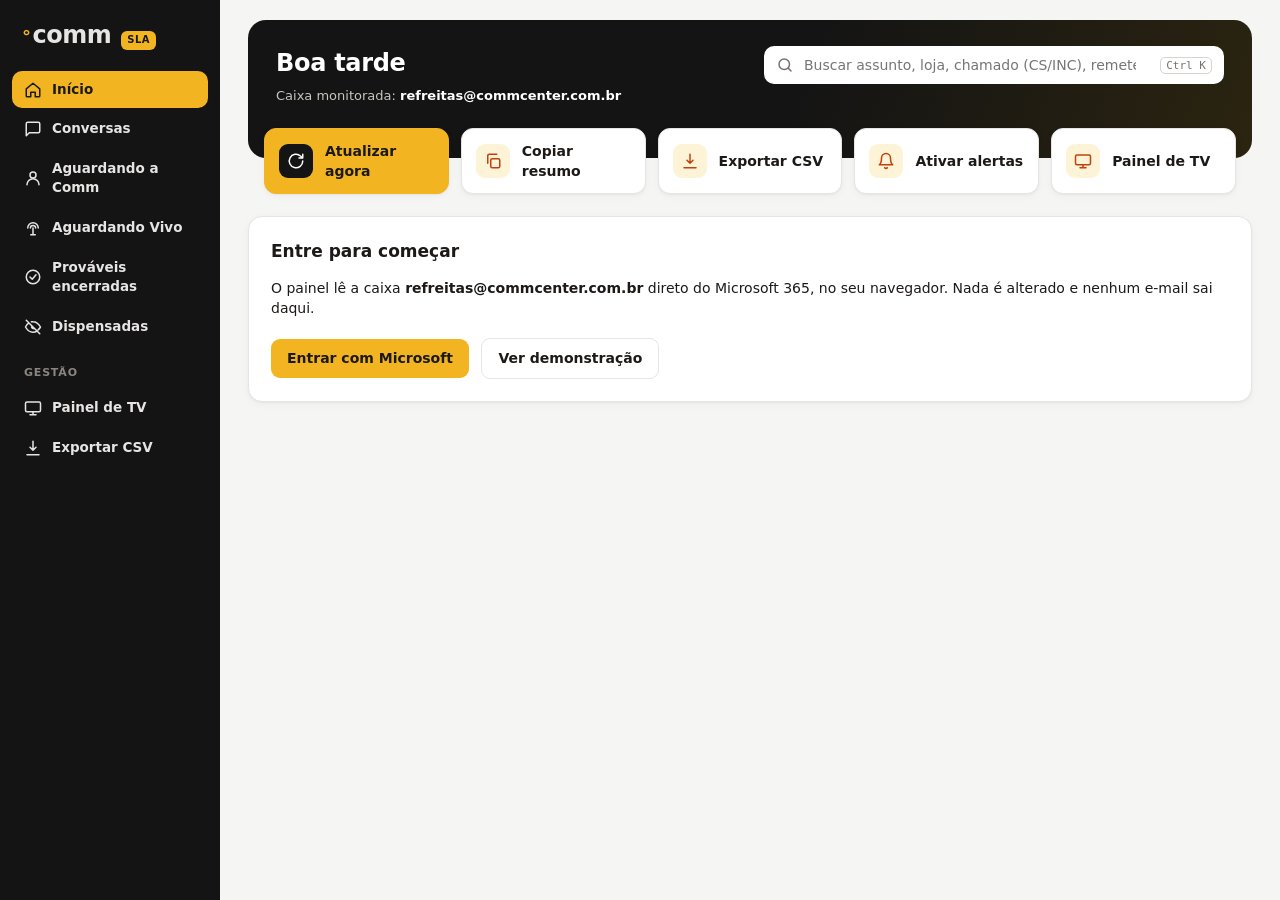
<file: index.html>
<!doctype html>
<html lang="pt-BR">
<head>
  <meta charset="utf-8">
  <meta name="viewport" content="width=device-width, initial-scale=1">
  <title>Monitor SLA Telefônica/Vivo</title>
  <link rel="icon" href="data:image/svg+xml,%3Csvg xmlns='http://www.w3.org/2000/svg' viewBox='0 0 32 32'%3E%3Crect width='32' height='32' rx='8' fill='%23141414'/%3E%3Cpath d='M16 9v8l5 3' stroke='%23f2b521' stroke-width='3' fill='none' stroke-linecap='round'/%3E%3C/svg%3E">
  <link rel="stylesheet" href="styles.css">
</head>
<body>
  <aside class="sidebar" id="sidebar">
    <div class="logo"><span class="logo-dot">°</span>comm<span class="logo-tag">SLA</span></div>
    <nav id="nav">
      <a href="#" data-nav="inicio" class="active"><i data-i="home"></i>Início</a>
      <a href="#" data-nav="conversas"><i data-i="chat"></i>Conversas</a>
      <a href="#" data-nav="comm"><i data-i="user"></i>Aguardando a Comm</a>
      <a href="#" data-nav="parceiro"><i data-i="antenna"></i>Aguardando Vivo</a>
      <a href="#" data-nav="encerradas"><i data-i="check"></i>Prováveis encerradas</a>
      <a href="#" data-nav="dispensadas"><i data-i="eyeoff"></i>Dispensadas</a>
      <p class="nav-sec">GESTÃO</p>
      <a href="#" data-nav="tv"><i data-i="tv"></i>Painel de TV</a>
      <a href="#" data-nav="csv"><i data-i="download"></i>Exportar CSV</a>
    </nav>
    <div class="me" id="me" hidden>
      <div class="me-row"><span class="avatar" id="avatar">--</span><div><strong id="meName"></strong><small id="meMail"></small></div></div>
      <a href="#" id="btnLogout"><i data-i="logout"></i>Sair</a>
    </div>
  </aside>

  <div class="page">
    <header class="hero">
      <div>
        <h1 id="greet">Monitor SLA Telefônica/Vivo</h1>
        <p id="heroSub">Caixa monitorada: <strong id="mbx"></strong></p>
      </div>
      <label class="search"><i data-i="search"></i><input id="fText" type="search" placeholder="Buscar assunto, loja, chamado (CS/INC), remetente..."><kbd>Ctrl K</kbd></label>
    </header>

    <div class="quick" id="quick">
      <button class="q primary" id="btnRefresh"><span class="qi"><i data-i="refresh"></i></span>Atualizar agora</button>
      <button class="q" id="btnCopy"><span class="qi"><i data-i="copy"></i></span>Copiar resumo</button>
      <button class="q" id="btnCsv"><span class="qi"><i data-i="download"></i></span>Exportar CSV</button>
      <button class="q" id="btnNotif"><span class="qi"><i data-i="bell"></i></span>Ativar alertas</button>
      <button class="q" id="btnTv"><span class="qi"><i data-i="tv"></i></span>Painel de TV</button>
    </div>

    <main>
      <section id="setup" class="notice" hidden>
        <h2>Configuração pendente</h2>
        <p>Informe o <code>clientId</code> em <code>config.js</code> (veja o README). Enquanto isso, veja o painel com dados fictícios.</p>
        <button class="btn" id="btnDemoSetup">Ver demonstração</button>
      </section>
      <section id="welcome" class="notice" hidden>
        <h2>Entre para começar</h2>
        <p>O painel lê a caixa <strong id="mbx2"></strong> direto do Microsoft 365, no seu navegador. Nada é alterado e nenhum e-mail sai daqui.</p>
        <button class="btn" id="btnLogin">Entrar com Microsoft</button>
        <button class="btn ghost" id="btnDemo">Ver demonstração</button>
      </section>
      <div id="error" class="error" role="alert" hidden></div>
      <div id="demoBanner" class="demo" hidden>Modo demonstração — dados fictícios.</div>

      <div id="dash" class="layout" hidden>
        <div class="col-main">
          <h3 class="sec">SLA <span class="sec-hint">conversas sem resposta há +<span class="limH"></span>h</span></h3>
          <div class="grid" id="gSla"></div>

          <h3 class="sec">RESPONSABILIDADE</h3>
          <div class="grid" id="gResp"></div>

          <h3 class="sec">POR TIPO</h3>
          <div class="grid" id="gTipo"></div>

          <h3 class="sec" id="secConv">CONVERSAS</h3>
          <div class="filters">
            <span class="chip" id="chip" hidden></span>
            <select id="fStatus">
              <option value="">Todos os status</option>
              <option value="comm">Aguardando a Comm</option>
              <option value="parceiro">Aguardando Telefônica/Vivo</option>
            </select>
            <select id="fTipo"><option value="">Todos os tipos</option></select>
            <label class="chk"><input type="checkbox" id="fAll"> Incluir abaixo de <span class="limH"></span>h</label>
          </div>
          <div class="tablewrap">
            <table>
              <thead><tr><th>Nível</th><th>Chamado</th><th>Assunto</th><th>Status · última msg</th><th class="num">Sem resposta</th></tr></thead>
              <tbody id="rows"></tbody>
            </table>
            <p id="empty" class="empty" hidden></p>
          </div>
          <p class="foot" id="foot"></p>
        </div>

        <div class="col-side">
          <div class="panel">
            <h4>Prioridades agora</h4>
            <div class="bar"><span id="barFill"></span></div>
            <ol class="plist" id="plist"></ol>
          </div>
          <div class="panel">
            <h4>Prováveis encerradas <span class="count" id="cClosed">0</span></h4>
            <p class="muted small">Última mensagem foi agradecimento, validação ou aviso de normalização. Confira e dispense.</p>
            <ul class="plist" id="clist"></ul>
          </div>
          <div class="panel">
            <h4>Status da coleta</h4>
            <p class="muted small" id="runInfo">—</p>
          </div>
        </div>
      </div>
    </main>
  </div>

  <div class="toast" id="toast" hidden></div>

  <script src="vendor/msal-browser.min.js"></script>
  <script src="config.js"></script>
  <script src="app.js"></script>
</body>
</html>
</file>
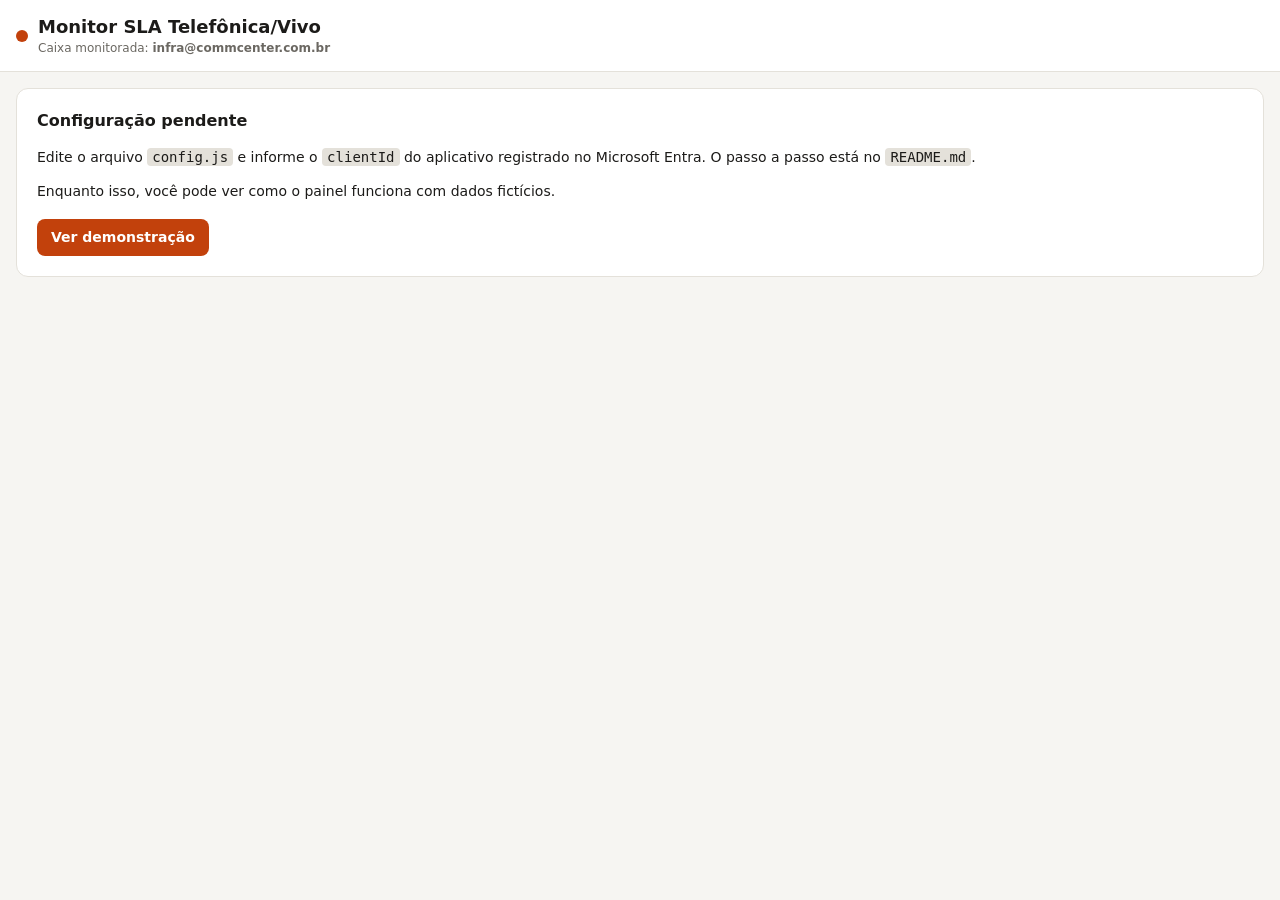
<file: monitor-sla-telefonica-vivo/index.html>
<!doctype html>
<html lang="pt-BR">
<head>
  <meta charset="utf-8">
  <meta name="viewport" content="width=device-width, initial-scale=1">
  <title>Monitor SLA Telefônica/Vivo</title>
  <link rel="icon" href="data:image/svg+xml,%3Csvg xmlns='http://www.w3.org/2000/svg' viewBox='0 0 32 32'%3E%3Ccircle cx='16' cy='16' r='14' fill='%23c2410c'/%3E%3Cpath d='M16 8v9l6 3' stroke='white' stroke-width='3' fill='none' stroke-linecap='round'/%3E%3C/svg%3E">
  <link rel="stylesheet" href="styles.css">
</head>
<body>
  <header class="topbar">
    <div class="brand">
      <span class="dot" aria-hidden="true"></span>
      <div>
        <h1>Monitor SLA Telefônica/Vivo</h1>
        <p class="sub" id="sub">Caixa monitorada: <strong id="mbx"></strong></p>
      </div>
    </div>
    <div class="actions">
      <span class="meta" id="lastRun"></span>
      <button id="btnNotif" class="ghost" hidden>Ativar alertas</button>
      <button id="btnRefresh" hidden>Atualizar</button>
      <button id="btnLogin">Entrar com Microsoft</button>
      <button id="btnLogout" class="ghost" hidden>Sair</button>
    </div>
  </header>

  <main>
    <section id="setup" class="notice" hidden>
      <h2>Configuração pendente</h2>
      <p>Edite o arquivo <code>config.js</code> e informe o <code>clientId</code> do aplicativo registrado no Microsoft Entra. O passo a passo está no <code>README.md</code>.</p>
      <p>Enquanto isso, você pode ver como o painel funciona com dados fictícios.</p>
      <button id="btnDemoSetup">Ver demonstração</button>
    </section>

    <section id="welcome" class="notice" hidden>
      <h2>Entre para começar</h2>
      <p>O painel lê a caixa <strong id="mbx2"></strong> direto do Microsoft 365, no seu navegador. Nenhum e-mail é enviado para outro lugar e nada é alterado.</p>
      <button id="btnLogin2">Entrar com Microsoft</button>
      <button id="btnDemo" class="ghost">Ver demonstração</button>
    </section>

    <div id="error" class="error" role="alert" hidden></div>
    <div id="demoBanner" class="demo" hidden>Modo demonstração — dados fictícios.</div>

    <section id="dash" hidden>
      <div class="kpis" id="kpis"></div>

      <div class="filters">
        <input id="fText" type="search" placeholder="Buscar assunto, remetente...">
        <select id="fStatus">
          <option value="">Todos os status</option>
          <option value="comm">Aguardando resposta da Comm</option>
          <option value="parceiro">Aguardando Telefônica/Vivo</option>
        </select>
        <select id="fTipo"><option value="">Todos os tipos</option></select>
        <label class="chk"><input type="checkbox" id="fAll"> Mostrar abaixo de <span id="limH"></span>h</label>
        <button id="btnCsv" class="ghost">Exportar CSV</button>
      </div>

      <div class="tablewrap">
        <table>
          <thead>
            <tr>
              <th>Nível</th><th>Assunto</th><th>Última msg de</th><th>Tipo</th>
              <th>Status</th><th class="num">Horas</th><th>Desde</th><th></th>
            </tr>
          </thead>
          <tbody id="rows"></tbody>
        </table>
        <p id="empty" class="empty" hidden></p>
      </div>
      <p class="foot" id="foot"></p>
    </section>
  </main>

  <script src="vendor/msal-browser.min.js"></script>
  <script src="config.js"></script>
  <script src="app.js"></script>
</body>
</html>
</file>
<file: styles.css>
:root {
  --bg: #f5f5f4; --card: #ffffff; --line: #e7e5e4; --text: #1c1917; --muted: #78716c;
  --side: #141414; --side-text: #e7e5e4; --side-muted: #8a8580;
  --accent: #f2b521; --accent-ink: #1c1917; --accent-soft: #fdf3d6;
  --esc: #b91c1c; --esc-soft: #fee2e2;
  --cri: #c2410c; --cri-soft: #ffedd5;
  --alt: #a16207; --alt-soft: #fef9c3;
  --ok: #15803d; --ok-soft: #dcfce7;
  --blue: #1d4ed8; --blue-soft: #dbeafe;
  --violet: #6d28d9; --violet-soft: #ede9fe;
  --gray-soft: #f1f0ee;
  --radius: 14px; --shadow: 0 1px 2px rgba(0,0,0,.04), 0 2px 8px rgba(0,0,0,.04);
}
@media (prefers-color-scheme: dark) {
  :root:not([data-theme="light"]) {
    --bg: #0f0f0f; --card: #1a1a1a; --line: #2a2928; --text: #f0efed; --muted: #a8a29e;
    --side: #0a0a0a; --accent-soft: #3a2f10;
    --esc: #f87171; --esc-soft: #3f1414; --cri: #fb923c; --cri-soft: #3d1f0c;
    --alt: #facc15; --alt-soft: #36300c; --ok: #4ade80; --ok-soft: #10301b;
    --blue: #93b4fb; --blue-soft: #15234a; --violet: #c4b5fd; --violet-soft: #261a45; --gray-soft: #242322;
  }
}
* { box-sizing: border-box; }
html, body { margin: 0; }
body { background: var(--bg); color: var(--text); font: 14px/1.45 "Segoe UI", system-ui, -apple-system, Roboto, sans-serif; }
i[data-i] { display: inline-flex; width: 18px; height: 18px; flex: none; }
i[data-i] svg { width: 100%; height: 100%; }
code { background: var(--gray-soft); padding: 1px 5px; border-radius: 4px; }
button, select, input { font: inherit; color: inherit; }
.muted { color: var(--muted); } .small { font-size: 12px; }

/* ---- sidebar ---- */
.sidebar { position: fixed; inset: 0 auto 0 0; width: 220px; background: var(--side); color: var(--side-text);
  display: flex; flex-direction: column; padding: 18px 12px; z-index: 5; }
.logo { font-weight: 800; font-size: 24px; letter-spacing: -.5px; padding: 0 10px 18px; display: flex; align-items: baseline; gap: 2px; }
.logo-dot { color: var(--accent); font-size: 18px; }
.logo-tag { margin-left: 8px; font-size: 10px; font-weight: 700; background: var(--accent); color: var(--accent-ink); padding: 2px 6px; border-radius: 6px; letter-spacing: .5px; }
nav { display: flex; flex-direction: column; gap: 2px; }
nav a { display: flex; align-items: center; gap: 10px; padding: 9px 12px; border-radius: 10px; color: var(--side-text); text-decoration: none; font-weight: 600; font-size: 13.5px; }
nav a:hover { background: #222; }
nav a.active { background: var(--accent); color: var(--accent-ink); }
.nav-sec { color: var(--side-muted); font-size: 11px; font-weight: 700; letter-spacing: .8px; margin: 18px 12px 6px; }
.me { margin-top: auto; border-top: 1px solid #2a2a2a; padding-top: 12px; }
.me-row { display: flex; gap: 10px; align-items: center; padding: 0 8px 8px; }
.me-row small { display: block; color: var(--side-muted); font-size: 11px; word-break: break-all; }
.avatar { width: 34px; height: 34px; border-radius: 50%; background: var(--accent); color: var(--accent-ink); display: grid; place-items: center; font-weight: 800; font-size: 12px; flex: none; }
.me a { display: flex; gap: 10px; align-items: center; color: var(--side-text); text-decoration: none; padding: 8px 12px; border-radius: 10px; }
.me a:hover { background: #222; }

/* ---- page ---- */
.page { margin-left: 220px; padding: 20px 28px 40px; max-width: 1340px; }
.hero { background: linear-gradient(110deg, #141414 55%, #2b2410); color: #fff; border-radius: 18px; padding: 26px 28px 52px;
  display: flex; justify-content: space-between; gap: 20px; flex-wrap: wrap; align-items: flex-start; }
.hero h1 { margin: 0; font-size: 24px; letter-spacing: -.3px; }
.hero p { margin: 6px 0 0; color: #c9c5bf; font-size: 13px; }
.hero strong { color: #fff; }
.search { display: flex; align-items: center; gap: 8px; background: #fff; color: #1c1917; border-radius: 10px; padding: 8px 12px; flex: 0 1 460px; min-width: 240px; }
.search input { border: 0; outline: 0; flex: 1; background: transparent; color: #1c1917; min-width: 0; }
.search kbd { font: 11px ui-monospace, monospace; border: 1px solid #d6d3d1; border-radius: 5px; padding: 1px 5px; color: #78716c; }
.search i { color: #78716c; }

.quick { display: grid; grid-template-columns: repeat(5, 1fr); gap: 12px; margin: -30px 16px 22px; }
.q { display: flex; align-items: center; gap: 12px; background: var(--card); border: 1px solid var(--line); border-radius: 12px;
  padding: 12px 14px; font-weight: 600; cursor: pointer; box-shadow: var(--shadow); text-align: left; }
.q:hover { border-color: var(--accent); }
.q .qi { width: 34px; height: 34px; border-radius: 9px; background: var(--accent-soft); color: var(--cri); display: grid; place-items: center; flex: none; }
.q.primary { background: var(--accent); border-color: var(--accent); color: var(--accent-ink); }
.q.primary .qi { background: #141414; color: #fff; }
.q:disabled { opacity: .6; cursor: progress; }

main { }
.layout { display: grid; grid-template-columns: minmax(0, 1fr) 330px; gap: 22px; align-items: start; }
.sec { font-size: 12px; letter-spacing: .8px; color: var(--muted); margin: 6px 0 10px; font-weight: 700; }
.sec-hint { font-weight: 500; letter-spacing: 0; text-transform: none; margin-left: 6px; }
.grid { display: grid; grid-template-columns: repeat(auto-fill, minmax(200px, 1fr)); gap: 12px; margin-bottom: 22px; }

.card { background: var(--card); border: 1px solid var(--line); border-radius: var(--radius); padding: 16px 16px 0; box-shadow: var(--shadow);
  cursor: pointer; text-align: left; display: flex; flex-direction: column; transition: border-color .15s, transform .15s; }
.card:hover { border-color: var(--accent); transform: translateY(-1px); }
.card.sel { border-color: var(--accent); box-shadow: 0 0 0 2px var(--accent-soft); }
.tile { width: 36px; height: 36px; border-radius: 10px; display: grid; place-items: center; margin-bottom: 12px; }
.t-esc { background: var(--esc-soft); color: var(--esc); } .t-cri { background: var(--cri-soft); color: var(--cri); }
.t-alt { background: var(--alt-soft); color: var(--alt); } .t-ok { background: var(--ok-soft); color: var(--ok); }
.t-blue { background: var(--blue-soft); color: var(--blue); } .t-vio { background: var(--violet-soft); color: var(--violet); }
.t-acc { background: var(--accent-soft); color: var(--cri); } .t-gray { background: var(--gray-soft); color: var(--muted); }
.card h5 { margin: 0 0 4px; font-size: 14px; }
.card .big { display: flex; align-items: baseline; gap: 6px; margin-bottom: 12px; flex-wrap: wrap; }
.card .big b { font-size: 22px; font-variant-numeric: tabular-nums; }
.card .big small { color: var(--muted); font-size: 12px; }
.card .big .sep { color: var(--esc); font-weight: 700; margin-left: 6px; }
.card .cf { border-top: 1px solid var(--line); margin-top: auto; padding: 10px 0 12px; font-size: 12px; color: var(--muted);
  display: flex; justify-content: space-between; align-items: center; gap: 8px; }
.card .cf i { width: 14px; height: 14px; }

.panel { background: var(--card); border: 1px solid var(--line); border-radius: var(--radius); padding: 18px; box-shadow: var(--shadow); margin-bottom: 14px; }
.panel h4 { margin: 0 0 12px; font-size: 14px; display: flex; justify-content: space-between; align-items: center; }
.panel p { margin: 0 0 8px; }
.count { background: var(--gray-soft); border-radius: 999px; padding: 1px 9px; font-size: 12px; }
.bar { height: 6px; background: var(--gray-soft); border-radius: 99px; overflow: hidden; margin-bottom: 12px; }
.bar span { display: block; height: 100%; background: var(--esc); width: 0; transition: width .4s; }
.plist { list-style: none; margin: 0; padding: 0; }
.plist li { padding: 9px 0; border-top: 1px solid var(--line); display: flex; gap: 10px; align-items: flex-start; }
.plist li:first-child { border-top: 0; }
.plist .t { font-weight: 600; font-size: 13px; line-height: 1.3; }
.plist .m { color: var(--muted); font-size: 12px; }
.plist .grow { flex: 1; min-width: 0; }
.plist a { color: inherit; text-decoration: none; }
.plist button { background: none; border: 1px solid var(--line); border-radius: 7px; font-size: 11px; padding: 3px 7px; cursor: pointer; color: var(--muted); flex: none; }

.badge { display: inline-block; padding: 2px 8px; border-radius: 999px; font-size: 10.5px; font-weight: 800; letter-spacing: .3px; white-space: nowrap; }
.b-ESCALAR { background: var(--esc-soft); color: var(--esc); } .b-CRÍTICA { background: var(--cri-soft); color: var(--cri); }
.b-ALTA { background: var(--alt-soft); color: var(--alt); } .b-OK { background: var(--ok-soft); color: var(--ok); }
.tk { display: inline-block; font: 11px ui-monospace, monospace; background: var(--gray-soft); border-radius: 5px; padding: 0 5px; margin: 3px 4px 0 0; color: var(--muted); }

.filters { display: flex; flex-wrap: wrap; gap: 8px; align-items: center; margin-bottom: 10px; }
.filters select { background: var(--card); border: 1px solid var(--line); border-radius: 9px; padding: 7px 10px; }
.chk { display: flex; gap: 6px; align-items: center; color: var(--muted); font-size: 13px; }
.chip { background: var(--accent); color: var(--accent-ink); font-weight: 700; border-radius: 999px; padding: 5px 8px 5px 12px; display: inline-flex; gap: 6px; align-items: center; font-size: 12px; }
.chip button { background: rgba(0,0,0,.12); border: 0; border-radius: 50%; width: 18px; height: 18px; cursor: pointer; line-height: 1; }

.tablewrap { background: var(--card); border: 1px solid var(--line); border-radius: var(--radius); overflow-x: auto; box-shadow: var(--shadow); }
table { width: 100%; border-collapse: collapse; min-width: 900px; }
th, td { text-align: left; padding: 11px 12px; border-bottom: 1px solid var(--line); vertical-align: top; }
th { font-size: 11.5px; color: var(--muted); font-weight: 700; background: var(--card); }
tr:last-child td { border-bottom: 0; }
td.num, th.num { text-align: right; font-variant-numeric: tabular-nums; }
.subj { font-weight: 600; }
.prev { color: var(--muted); font-size: 12px; margin-top: 2px; max-width: 440px; overflow: hidden; text-overflow: ellipsis; white-space: nowrap; }
.st-comm { color: var(--esc); font-weight: 600; } .st-parceiro { color: var(--blue); font-weight: 600; }
.acts { white-space: nowrap; }
.acts a, .acts button { font-size: 12px; color: var(--blue); background: none; border: 0; cursor: pointer; padding: 0 4px; text-decoration: underline; }
.empty { padding: 26px; text-align: center; color: var(--muted); margin: 0; }
.foot { color: var(--muted); font-size: 12px; margin-top: 10px; }

.notice { background: var(--card); border: 1px solid var(--line); border-radius: var(--radius); padding: 22px; margin-bottom: 16px; box-shadow: var(--shadow); }
.notice h2 { margin: 0 0 6px; font-size: 17px; }
.btn { background: var(--accent); color: var(--accent-ink); border: 0; border-radius: 9px; padding: 9px 16px; font-weight: 700; cursor: pointer; margin: 6px 8px 0 0; }
.btn.ghost { background: transparent; border: 1px solid var(--line); color: var(--text); }
.error { background: var(--esc-soft); color: var(--esc); border-radius: 12px; padding: 12px 14px; margin-bottom: 16px; white-space: pre-wrap; }
.demo { background: var(--alt-soft); color: var(--alt); border-radius: 12px; padding: 8px 14px; margin-bottom: 16px; font-weight: 700; }
.toast { position: fixed; bottom: 20px; left: 50%; transform: translateX(-50%); background: #141414; color: #fff; padding: 10px 16px; border-radius: 10px; font-weight: 600; z-index: 20; }

/* ---- Painel de TV ---- */
body.tv .sidebar, body.tv .quick, body.tv .search, body.tv .filters, body.tv #secConv, body.tv .tablewrap, body.tv .foot { display: none; }
body.tv .page { margin-left: 0; max-width: none; padding: 20px; }
body.tv .hero { padding-bottom: 26px; margin-bottom: 20px; }
body.tv .hero h1 { font-size: 32px; }
body.tv .card .big b { font-size: 40px; }
body.tv .card h5 { font-size: 18px; }
body.tv .plist .t { font-size: 16px; }
body.tv .layout { grid-template-columns: minmax(0, 1fr) 420px; }

/* ---- responsivo ---- */
@media (max-width: 1100px) {
  .layout { grid-template-columns: 1fr; }
  .quick { grid-template-columns: repeat(3, 1fr); }
}
@media (max-width: 860px) {
  .sidebar { position: static; width: auto; flex-direction: column; padding: 12px 16px; }
  .sidebar nav { flex-direction: row; overflow-x: auto; gap: 4px; padding-bottom: 4px; }
  .sidebar nav a { white-space: nowrap; }
  .nav-sec, .me-row { display: none; }
  .me { margin-top: 6px; padding-top: 6px; }
  .logo { padding-bottom: 10px; }
  .page { margin-left: 0; padding: 16px; }
  .quick { grid-template-columns: 1fr 1fr; margin: -30px 8px 18px; }
  .hero { padding: 20px 18px 46px; }
}

/* ajustes */
[hidden] { display: none !important; }
.col-main, .col-side { min-width: 0; }
.grid { grid-template-columns: repeat(auto-fill, minmax(175px, 1fr)); }
table { min-width: 760px; }
td .since { color: var(--muted); font-size: 11.5px; }
.pill { display: inline-block; font-size: 12px; font-weight: 700; border-radius: 999px; padding: 2px 9px; white-space: nowrap; }
.pill.comm { background: var(--esc-soft); color: var(--esc); } .pill.parceiro { background: var(--blue-soft); color: var(--blue); }
td .prev { max-width: 300px; }
.card h5 { overflow-wrap: anywhere; }
.subj { max-width: 340px; }
.tk.tipo { font-family: inherit; font-weight: 600; background: var(--accent-soft); color: var(--text); }
table { min-width: 700px; }
.subj { max-width: 380px; } td .prev { max-width: 380px; }
.subj, td .prev { max-width: 300px; }
.layout { grid-template-columns: minmax(0, 1fr) 300px; }
th, td { padding: 10px; }
.acts a, .acts button { padding: 0 2px; }
td.num .since { white-space: nowrap; }
td.chamado { white-space: nowrap; }
td.chamado b { font: 700 12.5px ui-monospace, "Cascadia Mono", monospace; }
.subj, td .prev { max-width: 260px; }
.who { margin-top: 4px; max-width: 170px; overflow: hidden; text-overflow: ellipsis; white-space: nowrap; }
.subj, td .prev { max-width: 300px; }
.num .acts { margin-top: 4px; }
</file>
<file: monitor-sla-telefonica-vivo/styles.css>
:root {
  --bg: #f6f5f2; --panel: #ffffff; --text: #1c1b19; --muted: #6b6862; --line: #e4e1da;
  --accent: #c2410c; --accent-text: #ffffff;
  --esc-bg: #fde2e1; --esc-fg: #9f1d1a;
  --cri-bg: #ffedd5; --cri-fg: #9a3412;
  --alt-bg: #fef9c3; --alt-fg: #854d0e;
  --ok-bg: #e7f3ea; --ok-fg: #2f6b3a;
  --comm-fg: #9f1d1a; --parc-fg: #1d4ed8;
}
@media (prefers-color-scheme: dark) {
  :root {
    --bg: #161514; --panel: #1f1e1c; --text: #ecebe8; --muted: #a29f98; --line: #34322f;
    --accent: #ea6a35; --accent-text: #160b05;
    --esc-bg: #4a1715; --esc-fg: #fca5a1;
    --cri-bg: #4a2410; --cri-fg: #fdba74;
    --alt-bg: #3f3510; --alt-fg: #fde68a;
    --ok-bg: #173320; --ok-fg: #9ad7a8;
    --comm-fg: #fca5a1; --parc-fg: #93b4fb;
  }
}
* { box-sizing: border-box; }
body { margin: 0; background: var(--bg); color: var(--text);
  font: 14px/1.45 system-ui, -apple-system, "Segoe UI", Roboto, sans-serif; }
h1 { font-size: 18px; margin: 0; }
h2 { font-size: 16px; margin: 0 0 8px; }
code { background: var(--line); padding: 1px 5px; border-radius: 4px; }
button { background: var(--accent); color: var(--accent-text); border: 0; border-radius: 8px;
  padding: 8px 14px; font: inherit; font-weight: 600; cursor: pointer; }
button.ghost { background: transparent; color: var(--text); border: 1px solid var(--line); }
button:hover { filter: brightness(1.05); }
input, select { font: inherit; color: var(--text); background: var(--panel);
  border: 1px solid var(--line); border-radius: 8px; padding: 7px 10px; }

.topbar { display: flex; flex-wrap: wrap; gap: 12px; justify-content: space-between; align-items: center;
  padding: 14px 16px; background: var(--panel); border-bottom: 1px solid var(--line); }
.brand { display: flex; gap: 10px; align-items: center; }
.dot { width: 12px; height: 12px; border-radius: 50%; background: var(--accent); }
.sub, .meta { margin: 0; color: var(--muted); font-size: 12px; }
.actions { display: flex; gap: 8px; align-items: center; flex-wrap: wrap; }

main { max-width: 1280px; margin: 0 auto; padding: 16px; }
.notice { background: var(--panel); border: 1px solid var(--line); border-radius: 12px; padding: 20px; margin-bottom: 16px; }
.notice button { margin-right: 8px; margin-top: 4px; }
.error { background: var(--esc-bg); color: var(--esc-fg); border-radius: 10px; padding: 12px 14px; margin-bottom: 16px; white-space: pre-wrap; }
.demo { background: var(--alt-bg); color: var(--alt-fg); border-radius: 10px; padding: 8px 14px; margin-bottom: 16px; font-weight: 600; }

.kpis { display: grid; grid-template-columns: repeat(auto-fit, minmax(140px, 1fr)); gap: 10px; margin-bottom: 14px; }
.kpi { background: var(--panel); border: 1px solid var(--line); border-radius: 12px; padding: 12px 14px; }
.kpi .v { font-size: 26px; font-weight: 700; font-variant-numeric: tabular-nums; }
.kpi .l { color: var(--muted); font-size: 12px; }
.kpi.esc .v { color: var(--esc-fg); } .kpi.cri .v { color: var(--cri-fg); } .kpi.alt .v { color: var(--alt-fg); }

.filters { display: flex; flex-wrap: wrap; gap: 8px; align-items: center; margin-bottom: 12px; }
.filters input[type=search] { flex: 1 1 220px; }
.chk { display: flex; gap: 6px; align-items: center; color: var(--muted); }

.tablewrap { background: var(--panel); border: 1px solid var(--line); border-radius: 12px; overflow-x: auto; }
table { width: 100%; border-collapse: collapse; min-width: 860px; }
th, td { text-align: left; padding: 10px 12px; border-bottom: 1px solid var(--line); vertical-align: top; }
th { font-size: 12px; color: var(--muted); font-weight: 600; position: sticky; top: 0; background: var(--panel); }
tr:last-child td { border-bottom: 0; }
td.num, th.num { text-align: right; font-variant-numeric: tabular-nums; }
td .subj { font-weight: 600; }
td .prev { color: var(--muted); font-size: 12px; margin-top: 2px; max-width: 460px; overflow: hidden; text-overflow: ellipsis; white-space: nowrap; }
.badge { display: inline-block; padding: 2px 8px; border-radius: 999px; font-size: 11px; font-weight: 700; white-space: nowrap; }
.b-ESCALAR { background: var(--esc-bg); color: var(--esc-fg); }
.b-CRÍTICA { background: var(--cri-bg); color: var(--cri-fg); }
.b-ALTA { background: var(--alt-bg); color: var(--alt-fg); }
.b-OK { background: var(--ok-bg); color: var(--ok-fg); }
.st-comm { color: var(--comm-fg); font-weight: 600; }
.st-parceiro { color: var(--parc-fg); font-weight: 600; }
a { color: var(--parc-fg); }
.empty { padding: 24px; text-align: center; color: var(--muted); margin: 0; }
.foot { color: var(--muted); font-size: 12px; margin-top: 10px; }

@media (max-width: 640px) {
  .topbar { padding: 12px 16px; }
  main { padding: 12px 16px; }
}
</file>
